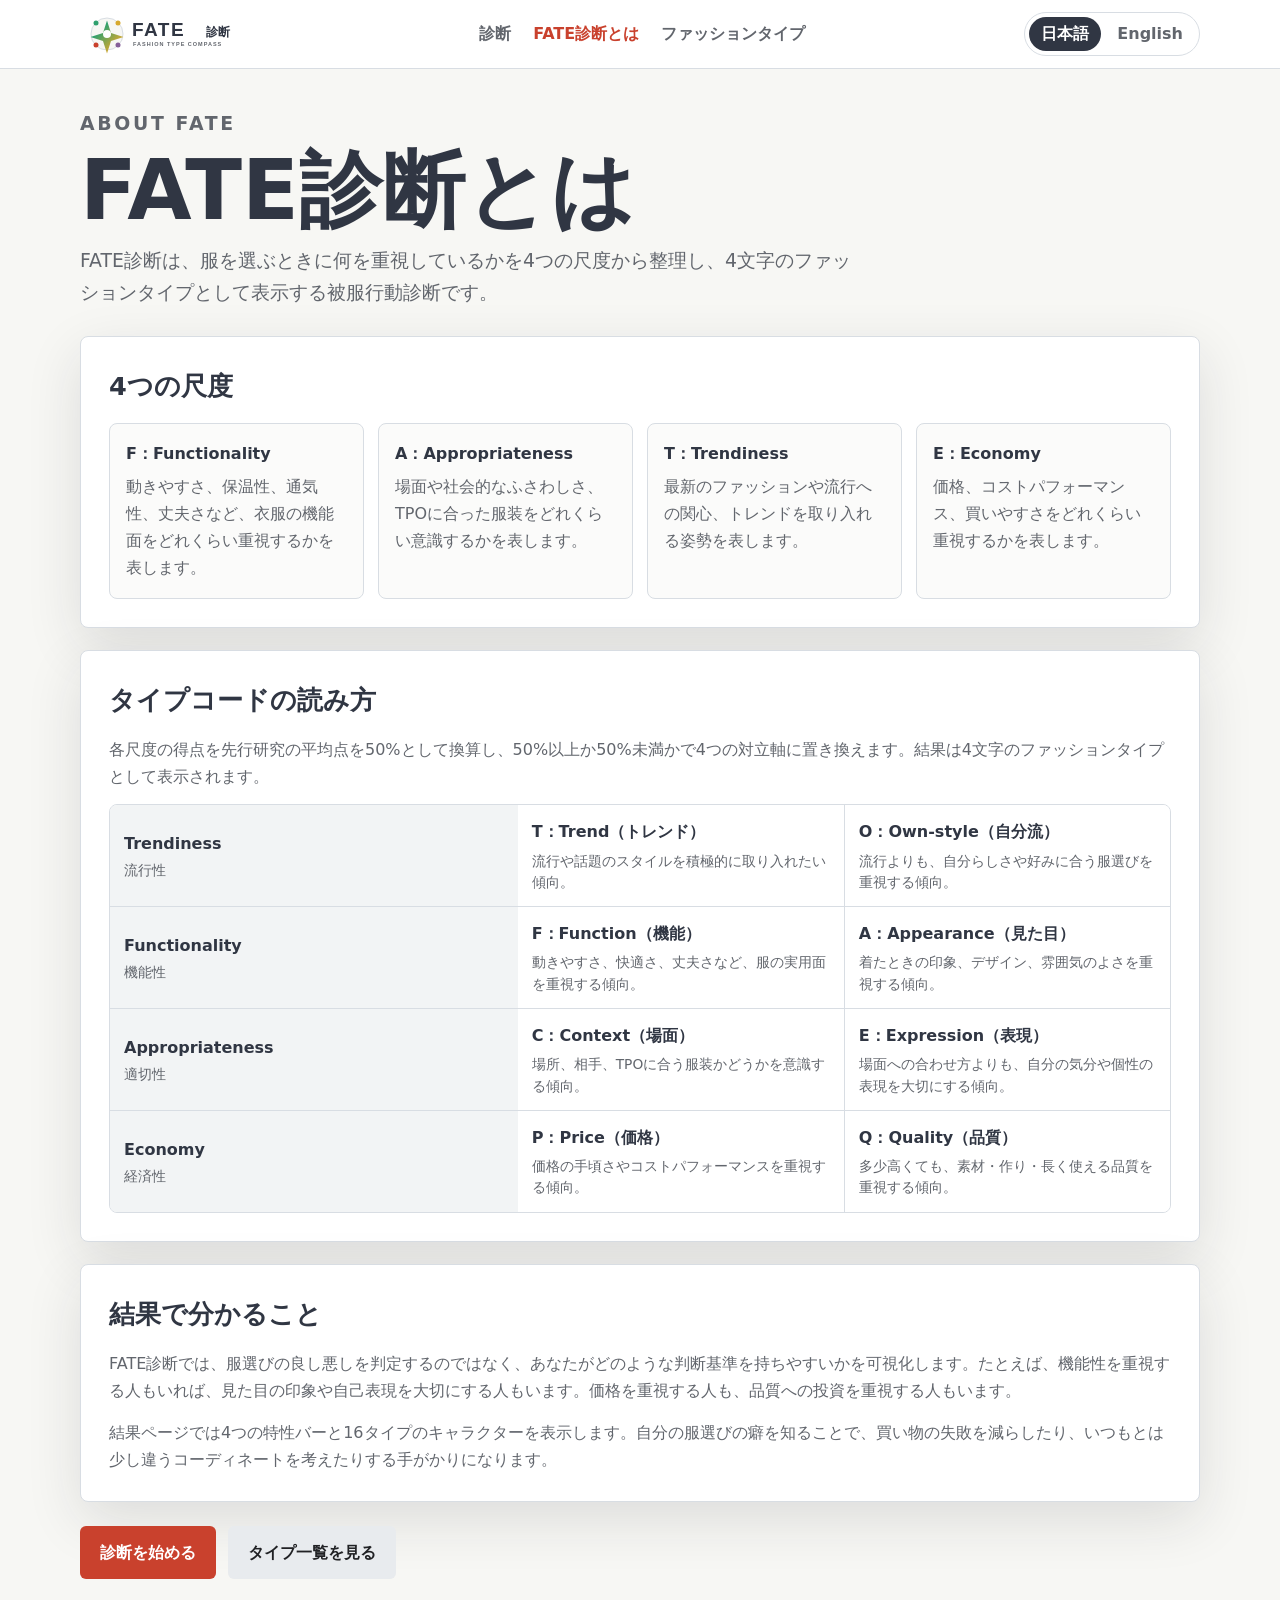
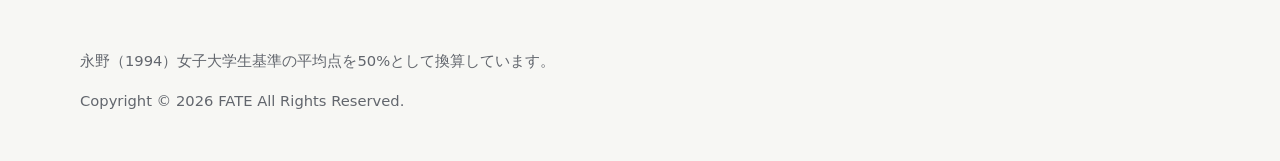
<file: about.html>
<!doctype html>
<html lang="ja">
  <head>
    <meta charset="utf-8" />
    <meta name="viewport" content="width=device-width, initial-scale=1" />
    <title>FATE診断とは | FATE診断</title>
    <link rel="stylesheet" href="styles.css" />
  </head>
  <body>
    <header class="site-header">
      <nav class="site-nav" aria-label="メインナビゲーション">
        <a class="site-nav__brand" href="index.html" aria-label="FATE診断 ホーム">
          <img src="assets/logo/fate-logo.svg" alt="FATE診断" />
        </a>
        <div class="site-nav__links">
          <a href="index.html">診断</a>
          <a href="about.html" aria-current="page">FATE診断とは</a>
          <a href="fashion-types.html">ファッションタイプ</a>
        </div>
        <div class="language-switch" aria-label="Language">
          <button type="button" data-lang-choice="ja">日本語</button>
          <button type="button" data-lang-choice="en">English</button>
        </div>
      </nav>
    </header>

    <main class="type-page">
      <section class="type-page-hero" aria-labelledby="about-title">
        <p class="eyebrow">About FATE</p>
        <h1 id="about-title">FATE診断とは</h1>
        <p>
          FATE診断は、服を選ぶときに何を重視しているかを4つの尺度から整理し、
          4文字のファッションタイプとして表示する被服行動診断です。
        </p>
      </section>

      <section class="panel about-section">
        <h2>4つの尺度</h2>
        <div class="about-grid">
          <article>
            <h3>F：Functionality</h3>
            <p>動きやすさ、保温性、通気性、丈夫さなど、衣服の機能面をどれくらい重視するかを表します。</p>
          </article>
          <article>
            <h3>A：Appropriateness</h3>
            <p>場面や社会的なふさわしさ、TPOに合った服装をどれくらい意識するかを表します。</p>
          </article>
          <article>
            <h3>T：Trendiness</h3>
            <p>最新のファッションや流行への関心、トレンドを取り入れる姿勢を表します。</p>
          </article>
          <article>
            <h3>E：Economy</h3>
            <p>価格、コストパフォーマンス、買いやすさをどれくらい重視するかを表します。</p>
          </article>
        </div>
      </section>

      <section class="panel about-section">
        <h2>タイプコードの読み方</h2>
        <p>
          各尺度の得点を先行研究の平均点を50%として換算し、50%以上か50%未満かで
          4つの対立軸に置き換えます。結果は4文字のファッションタイプとして表示されます。
        </p>
        <div class="axis-table" role="table" aria-label="タイプコードの対応表">
          <div role="row">
            <strong role="cell">
              <span>Trendiness</span>
              <small>流行性</small>
            </strong>
            <span role="cell">
              <b>T：Trend（トレンド）</b>
              <small>流行や話題のスタイルを積極的に取り入れたい傾向。</small>
            </span>
            <span role="cell">
              <b>O：Own-style（自分流）</b>
              <small>流行よりも、自分らしさや好みに合う服選びを重視する傾向。</small>
            </span>
          </div>
          <div role="row">
            <strong role="cell">
              <span>Functionality</span>
              <small>機能性</small>
            </strong>
            <span role="cell">
              <b>F：Function（機能）</b>
              <small>動きやすさ、快適さ、丈夫さなど、服の実用面を重視する傾向。</small>
            </span>
            <span role="cell">
              <b>A：Appearance（見た目）</b>
              <small>着たときの印象、デザイン、雰囲気のよさを重視する傾向。</small>
            </span>
          </div>
          <div role="row">
            <strong role="cell">
              <span>Appropriateness</span>
              <small>適切性</small>
            </strong>
            <span role="cell">
              <b>C：Context（場面）</b>
              <small>場所、相手、TPOに合う服装かどうかを意識する傾向。</small>
            </span>
            <span role="cell">
              <b>E：Expression（表現）</b>
              <small>場面への合わせ方よりも、自分の気分や個性の表現を大切にする傾向。</small>
            </span>
          </div>
          <div role="row">
            <strong role="cell">
              <span>Economy</span>
              <small>経済性</small>
            </strong>
            <span role="cell">
              <b>P：Price（価格）</b>
              <small>価格の手頃さやコストパフォーマンスを重視する傾向。</small>
            </span>
            <span role="cell">
              <b>Q：Quality（品質）</b>
              <small>多少高くても、素材・作り・長く使える品質を重視する傾向。</small>
            </span>
          </div>
        </div>
      </section>

      <section class="panel about-section">
        <h2>結果で分かること</h2>
        <p>
          FATE診断では、服選びの良し悪しを判定するのではなく、あなたがどのような判断基準を
          持ちやすいかを可視化します。たとえば、機能性を重視する人もいれば、見た目の印象や
          自己表現を大切にする人もいます。価格を重視する人も、品質への投資を重視する人もいます。
        </p>
        <p>
          結果ページでは4つの特性バーと16タイプのキャラクターを表示します。
          自分の服選びの癖を知ることで、買い物の失敗を減らしたり、いつもとは少し違う
          コーディネートを考えたりする手がかりになります。
        </p>
      </section>

      <div class="about-actions">
        <a class="primary" href="index.html">診断を始める</a>
        <a class="secondary" href="fashion-types.html">タイプ一覧を見る</a>
      </div>
    </main>

    <footer>
      <p>永野（1994）女子大学生基準の平均点を50%として換算しています。</p>
      <p>Copyright © 2026 FATE All Rights Reserved.</p>
    </footer>
    <script src="about.js"></script>
  </body>
</html>
</file>
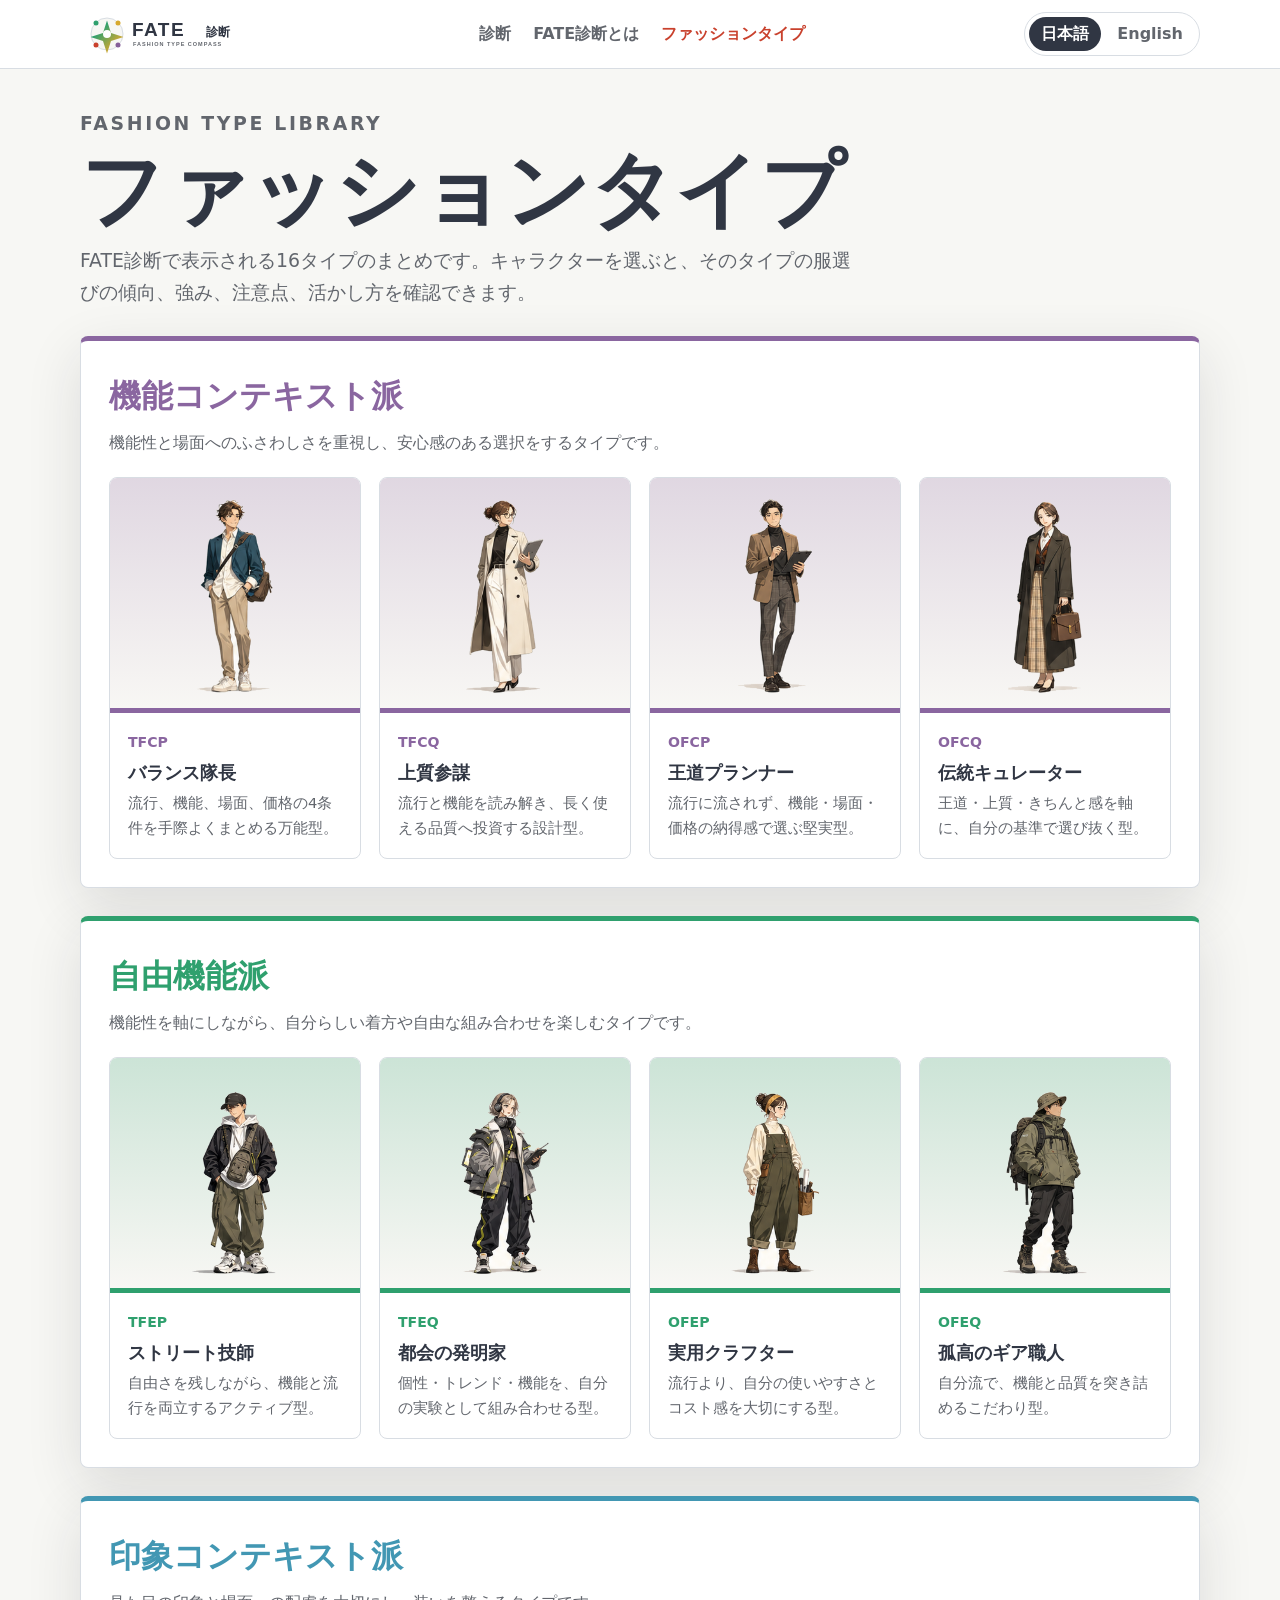
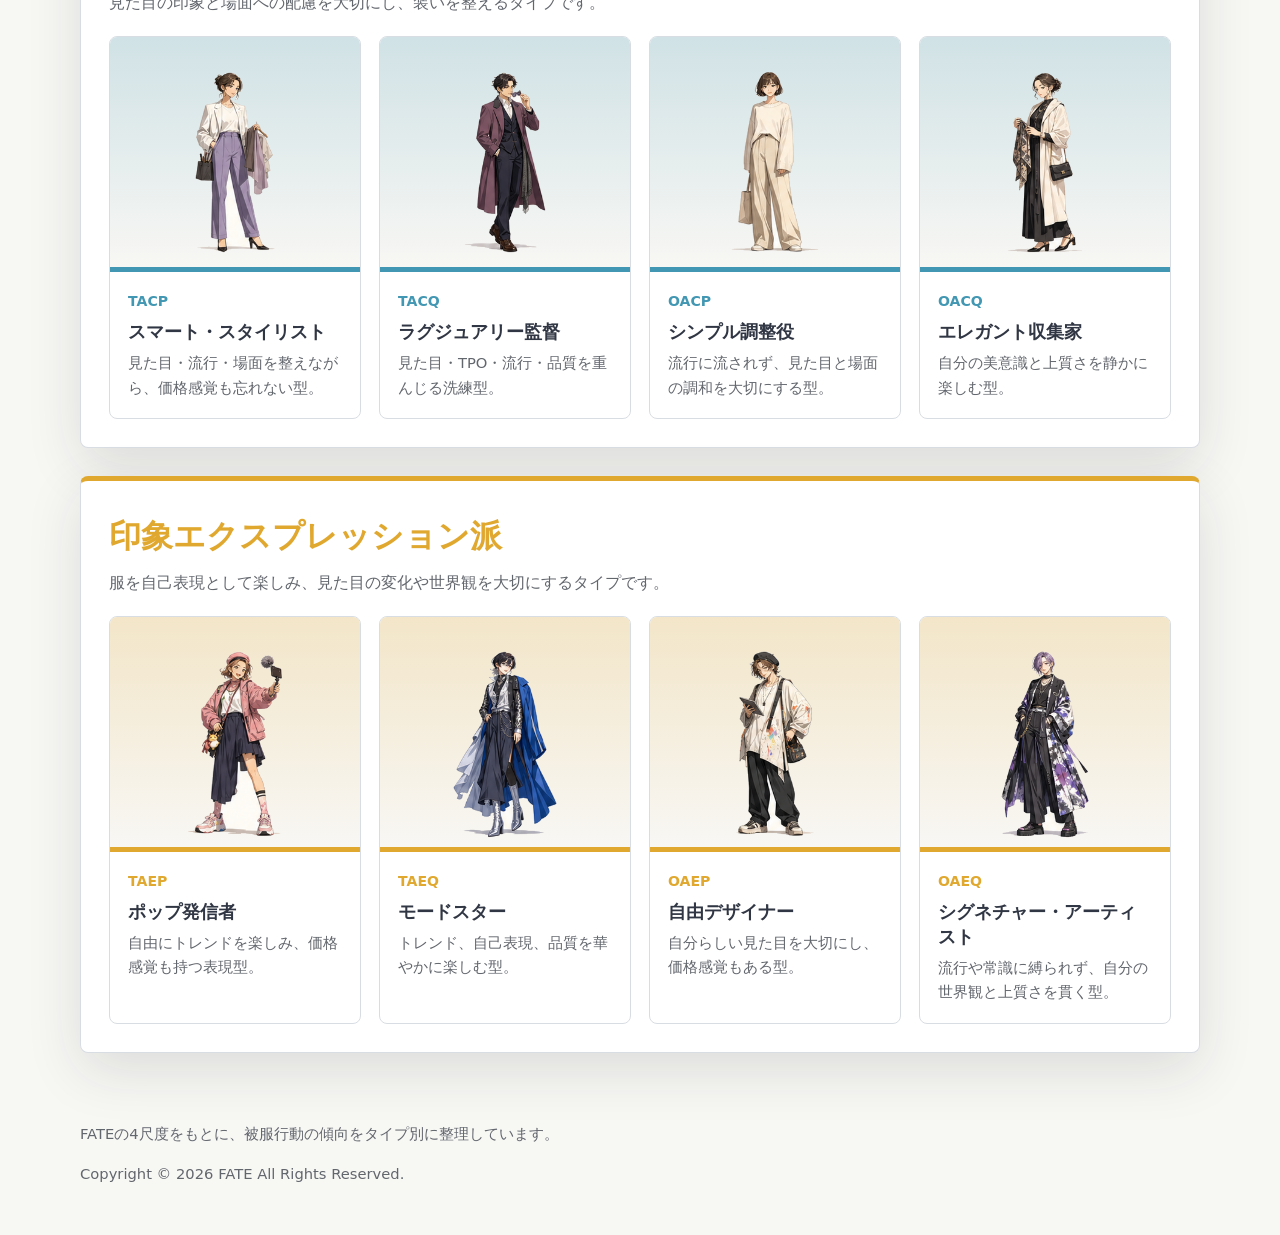
<file: fashion-types.html>
<!doctype html>
<html lang="ja">
  <head>
    <meta charset="utf-8" />
    <meta name="viewport" content="width=device-width, initial-scale=1" />
    <title>ファッションタイプ | FATE診断</title>
    <link rel="stylesheet" href="styles.css" />
  </head>
  <body>
    <header class="site-header">
      <nav class="site-nav" aria-label="メインナビゲーション">
        <a class="site-nav__brand" href="index.html" aria-label="FATE診断 ホーム">
          <img src="assets/logo/fate-logo.svg" alt="FATE診断" />
        </a>
        <div class="site-nav__links">
          <a href="index.html">診断</a>
          <a href="about.html">FATE診断とは</a>
          <a href="fashion-types.html" aria-current="page">ファッションタイプ</a>
        </div>
        <div class="language-switch" aria-label="Language">
          <button type="button" data-lang-choice="ja">日本語</button>
          <button type="button" data-lang-choice="en">English</button>
        </div>
      </nav>
    </header>

    <main class="type-page">
      <section class="type-page-hero" aria-labelledby="type-page-title">
        <p class="eyebrow">Fashion Type Library</p>
        <h1 id="type-page-title">ファッションタイプ</h1>
        <p>
          FATE診断で表示される16タイプのまとめです。キャラクターを選ぶと、
          そのタイプの服選びの傾向、強み、注意点、活かし方を確認できます。
        </p>
      </section>

      <div id="type-category-list" class="type-category-list"></div>
    </main>

    <footer>
      <p>FATEの4尺度をもとに、被服行動の傾向をタイプ別に整理しています。</p>
      <p>Copyright © 2026 FATE All Rights Reserved.</p>
    </footer>

    <script src="type-data.js?v=20260522"></script>
    <script src="fashion-types.js?v=20260522"></script>
  </body>
</html>
</file>
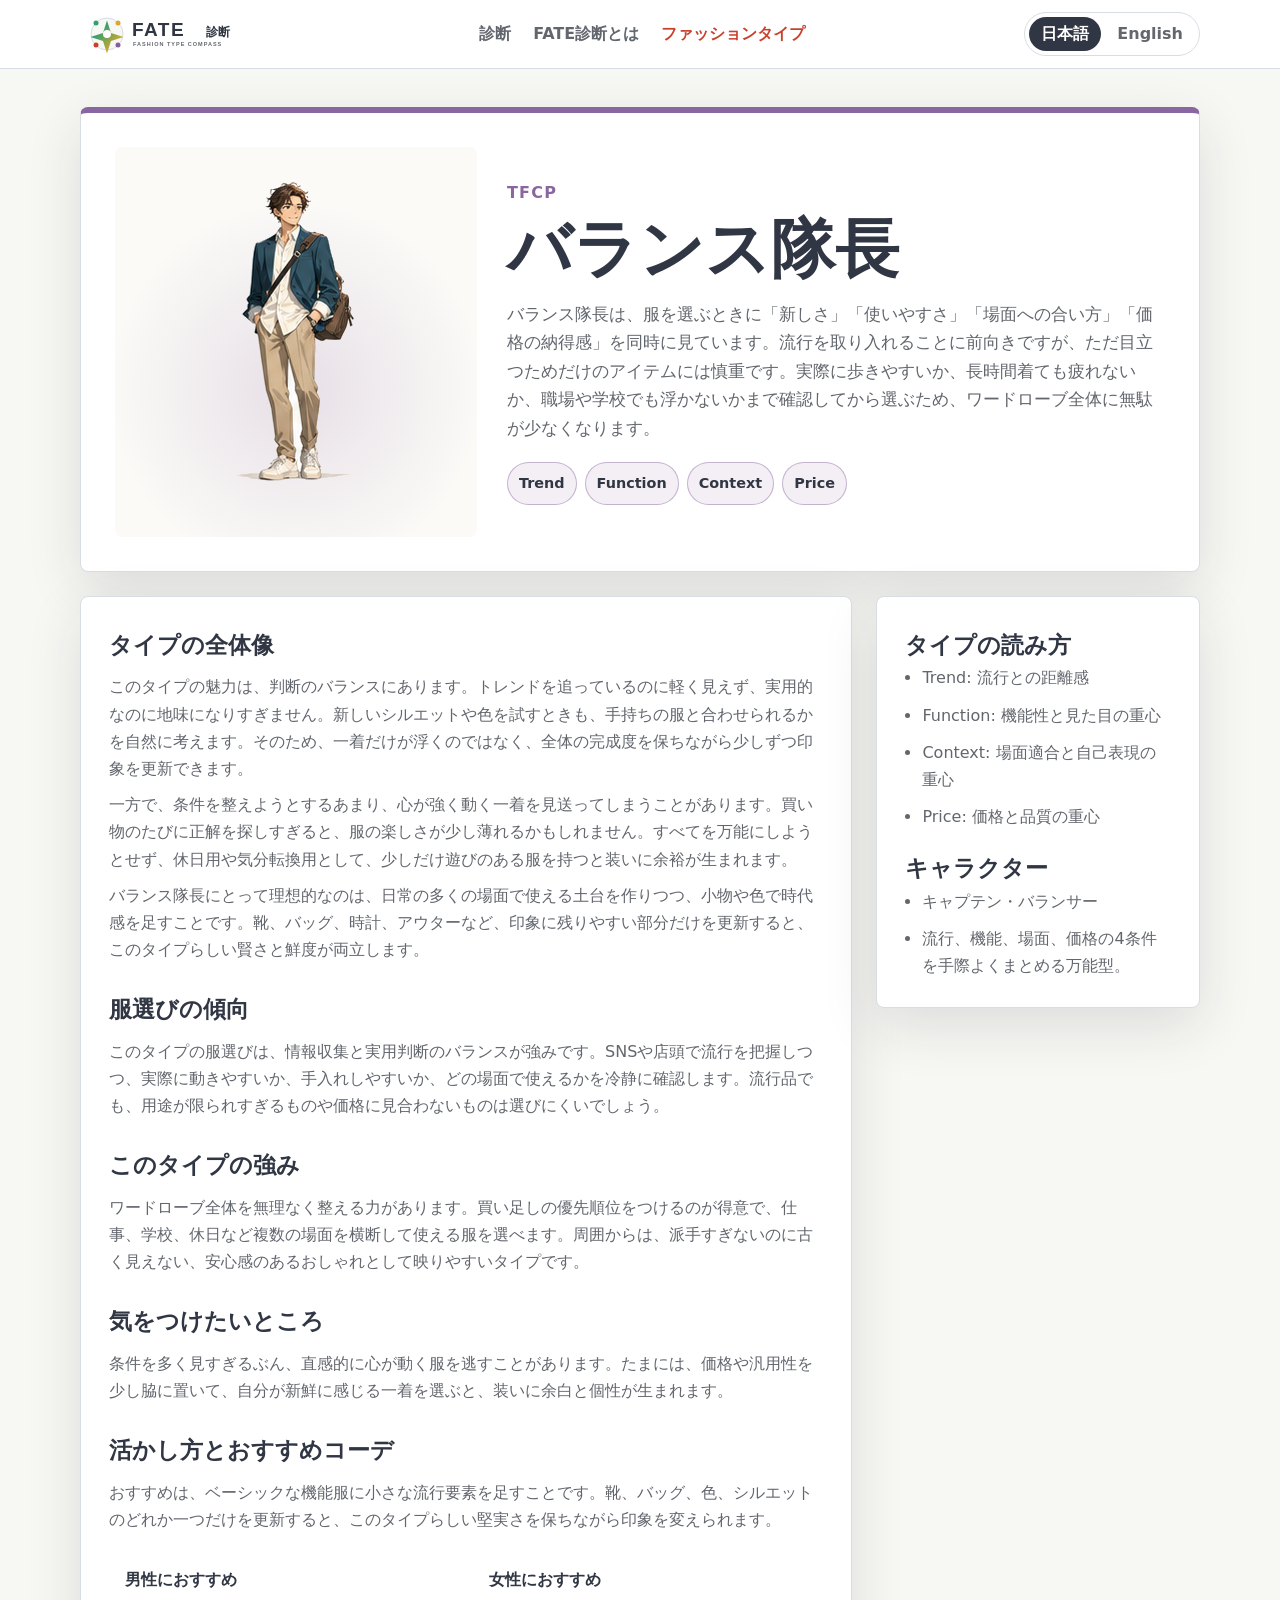
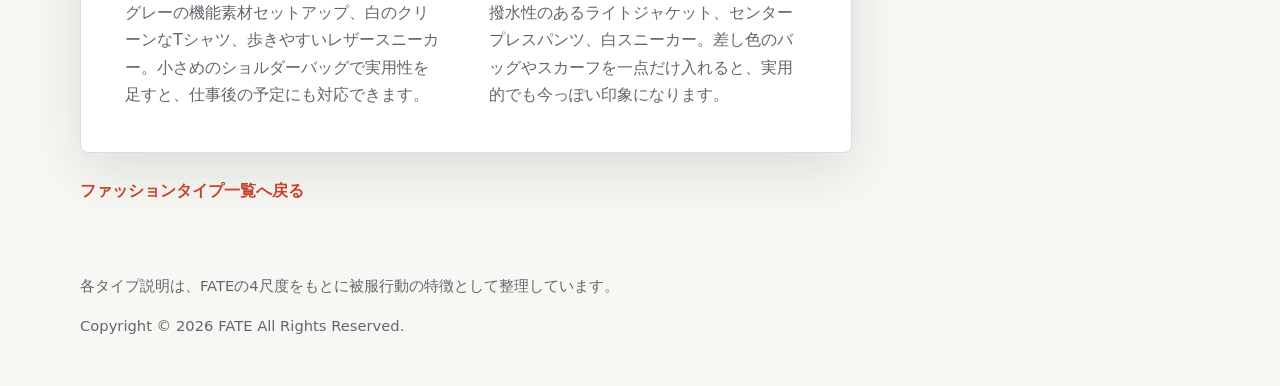
<file: type-detail.html>
<!doctype html>
<html lang="ja">
  <head>
    <meta charset="utf-8" />
    <meta name="viewport" content="width=device-width, initial-scale=1" />
    <title>タイプ詳細 | FATE診断</title>
    <link rel="stylesheet" href="styles.css" />
  </head>
  <body>
    <header class="site-header">
      <nav class="site-nav" aria-label="メインナビゲーション">
        <a class="site-nav__brand" href="index.html" aria-label="FATE診断 ホーム">
          <img src="assets/logo/fate-logo.svg" alt="FATE診断" />
        </a>
        <div class="site-nav__links">
          <a href="index.html">診断</a>
          <a href="about.html">FATE診断とは</a>
          <a href="fashion-types.html" aria-current="page">ファッションタイプ</a>
        </div>
        <div class="language-switch" aria-label="Language">
          <button type="button" data-lang-choice="ja">日本語</button>
          <button type="button" data-lang-choice="en">English</button>
        </div>
      </nav>
    </header>

    <main class="type-page">
      <section id="type-detail"></section>
    </main>

    <footer>
      <p>各タイプ説明は、FATEの4尺度をもとに被服行動の特徴として整理しています。</p>
      <p>Copyright © 2026 FATE All Rights Reserved.</p>
    </footer>

    <script src="type-data.js?v=20260521"></script>
    <script src="type-detail-content.js?v=20260521"></script>
    <script src="type-detail.js?v=20260521"></script>
  </body>
</html>
</file>
<file: styles.css>
:root {
  color-scheme: light;
  --ink: #202124;
  --muted: #62666d;
  --line: #d8dde3;
  --paper: #f7f7f4;
  --panel: #ffffff;
  --accent: #c9412d;
  --accent-2: #2fa06e;
  --accent-3: #d7a92f;
  --disagree: #855f99;
  --neutral: #9aa0aa;
  --shadow: 0 18px 55px rgba(31, 35, 40, 0.12);
}

* {
  box-sizing: border-box;
}

html {
  scroll-behavior: smooth;
}

body {
  margin: 0;
  background: var(--paper);
  color: var(--ink);
  font-family:
    "Hiragino Sans", "Yu Gothic", "Yu Gothic UI", system-ui, -apple-system,
    BlinkMacSystemFont, "Segoe UI", sans-serif;
  line-height: 1.7;
}

button,
input,
select {
  font: inherit;
}

button,
input,
select,
label {
  -webkit-tap-highlight-color: transparent;
}

.hero {
  min-height: 46vh;
  display: grid;
  align-items: end;
  background:
    linear-gradient(110deg, rgba(32, 33, 36, 0.88), rgba(32, 33, 36, 0.4)),
    url("data:image/svg+xml,%3Csvg xmlns='http://www.w3.org/2000/svg' width='1600' height='900' viewBox='0 0 1600 900'%3E%3Crect width='1600' height='900' fill='%23d9d4ca'/%3E%3Cg opacity='.92'%3E%3Cpath d='M0 640 C210 570 330 720 520 626 C720 528 775 422 1010 492 C1218 554 1320 440 1600 338 L1600 900 L0 900 Z' fill='%23146c74'/%3E%3Cpath d='M0 356 C225 324 280 208 468 244 C658 280 734 384 928 312 C1124 240 1330 166 1600 214 L1600 0 L0 0 Z' fill='%23c9412d'/%3E%3Cpath d='M318 120 L526 786 L470 804 L262 138 Z' fill='%23f4efe7' opacity='.75'/%3E%3Cpath d='M1154 86 L1030 802 L970 792 L1094 76 Z' fill='%23f4efe7' opacity='.74'/%3E%3Ccircle cx='812' cy='448' r='178' fill='%23d7a92f' opacity='.78'/%3E%3Cpath d='M660 448 C706 372 756 336 816 336 C876 336 926 372 972 448 C926 524 876 560 816 560 C756 560 706 524 660 448 Z' fill='%23f7f7f4' opacity='.84'/%3E%3C/g%3E%3C/svg%3E");
  background-size: cover;
  background-position: center;
  color: #fff;
}

.hero__inner,
main,
footer {
  width: min(1120px, calc(100% - 32px));
  margin: 0 auto;
}

.hero__inner {
  padding: 72px 0 48px;
}

.eyebrow {
  margin: 0 0 8px;
  font-size: 0.78rem;
  font-weight: 800;
  letter-spacing: 0.14em;
  text-transform: uppercase;
}

h1,
h2,
h3,
p {
  overflow-wrap: anywhere;
}

h1 {
  margin: 0;
  max-width: 980px;
  font-size: clamp(3rem, 10vw, 7rem);
  line-height: 0.98;
  letter-spacing: 0;
}

html[lang="ja"] .hero h1 {
  max-width: 1040px;
  font-size: clamp(2.6rem, 7vw, 5.4rem);
  line-height: 1.08;
}

html[lang="en"] h1 {
  max-width: 780px;
  font-size: clamp(3rem, 7.6vw, 6rem);
  line-height: 1;
}

.lead {
  max-width: 680px;
  margin: 18px 0 24px;
  font-size: clamp(1rem, 2.4vw, 1.25rem);
}

.hero__meta {
  display: flex;
  flex-wrap: wrap;
  gap: 10px;
}

.hero__meta span {
  border: 1px solid rgba(255, 255, 255, 0.46);
  padding: 7px 12px;
  background: rgba(255, 255, 255, 0.1);
  font-weight: 700;
}

.hero__meta span:nth-child(2) {
  background: rgba(255, 255, 255, 0.18);
}

main {
  padding: 26px 0 54px;
}

.site-header {
  position: sticky;
  top: 0;
  z-index: 10;
  background: rgba(255, 255, 255, 0.94);
  border-bottom: 1px solid var(--line);
  backdrop-filter: blur(14px);
}

.site-nav {
  display: flex;
  align-items: center;
  justify-content: space-between;
  gap: 18px;
  width: min(1120px, calc(100% - 32px));
  min-height: 68px;
  margin: 0 auto;
}

.site-nav a {
  color: #303643;
  text-decoration: none;
}

.site-nav__brand {
  display: inline-flex;
  align-items: center;
  flex: 0 0 auto;
}

.site-nav__brand img {
  display: block;
  width: 180px;
  height: auto;
}

.site-nav__links {
  display: flex;
  flex-wrap: wrap;
  gap: 6px 22px;
  align-items: center;
}

.site-nav__links a {
  padding: 8px 0;
  color: var(--muted);
  font-weight: 650;
}

.site-nav__links a[aria-current="page"],
.site-nav__links a:hover {
  color: var(--accent);
}

.language-switch {
  display: inline-flex;
  gap: 4px;
  padding: 4px;
  border: 1px solid var(--line);
  border-radius: 999px;
  background: #fff;
}

.language-switch button {
  min-height: 34px;
  border: 0;
  border-radius: 999px;
  padding: 0 12px;
  background: transparent;
  color: var(--muted);
  cursor: pointer;
  font-weight: 800;
}

.language-switch button.is-active {
  background: #303643;
  color: #fff;
}

.panel,
.question-card,
.result {
  background: var(--panel);
  border: 1px solid var(--line);
  border-radius: 8px;
  box-shadow: var(--shadow);
}

.contact-step {
  width: min(60vw, 720px);
  margin: 24px auto 0;
  padding: 30px;
}

.contact-step h2 {
  margin: 0 0 8px;
  font-size: clamp(1.5rem, 2.8vw, 2.1rem);
}

.contact-step__copy {
  margin: 0;
  color: var(--muted);
}

.contact-form {
  display: grid;
  gap: 16px;
  margin-top: 22px;
}

.contact-form label {
  display: grid;
  gap: 6px;
  font-weight: 650;
}

.contact-form input,
.contact-form select,
.free-text-field textarea {
  width: 100%;
  min-height: 48px;
  border: 1px solid var(--line);
  border-radius: 6px;
  padding: 10px 12px;
  background: #fff;
  color: var(--ink);
}

.contact-form input:focus,
.contact-form select:focus,
.free-text-field textarea:focus {
  border-color: var(--accent-2);
  outline: 3px solid rgba(47, 160, 110, 0.2);
}

.handedness-field {
  display: flex;
  flex-wrap: wrap;
  gap: 12px 20px;
  margin: 0;
  padding: 14px;
  border: 1px solid var(--line);
  border-radius: 6px;
}

.handedness-field legend {
  padding: 0 6px;
  color: var(--ink);
  font-weight: 650;
}

.handedness-field label,
.consent-field {
  display: inline-flex;
  align-items: center;
  gap: 8px;
}

.handedness-field input,
.consent-field input {
  width: auto;
  min-height: auto;
}

.consent-field {
  padding: 13px 14px;
  border: 1px solid var(--line);
  border-radius: 6px;
  background: #fbfbfa;
  font-weight: 600;
}

.primary:disabled {
  cursor: not-allowed;
  opacity: 0.48;
}

.form-actions {
  display: flex;
  flex-wrap: wrap;
  gap: 12px;
  justify-content: flex-end;
}

.intro {
  display: grid;
  grid-template-columns: minmax(0, 1fr) minmax(360px, 0.92fr);
  gap: 28px;
  padding: 26px;
}

.intro h2,
.result h2 {
  margin: 0 0 8px;
}

.intro p {
  margin: 0;
  color: var(--muted);
}

.response-preview {
  display: grid;
  grid-template-columns: max-content minmax(240px, 1fr) max-content;
  gap: clamp(8px, 1.1vw, 14px);
  align-items: center;
  color: var(--muted);
  font-weight: 850;
  min-width: 0;
}

.response-preview > span:first-child {
  color: var(--accent-2);
}

.response-preview > span:last-child {
  color: var(--disagree);
}

.preview-dots {
  display: flex;
  align-items: center;
  justify-content: space-between;
  gap: clamp(6px, 0.8vw, 12px);
  min-width: 0;
}

.preview-dots i {
  display: block;
  flex: 0 0 auto;
  width: clamp(16px, 1.7vw, 22px);
  height: clamp(16px, 1.7vw, 22px);
  border: 3px solid var(--neutral);
  border-radius: 50%;
}

.preview-dots i:nth-child(1),
.preview-dots i:nth-child(7) {
  width: clamp(30px, 3.3vw, 42px);
  height: clamp(30px, 3.3vw, 42px);
}

.preview-dots i:nth-child(2),
.preview-dots i:nth-child(6) {
  width: clamp(24px, 2.7vw, 34px);
  height: clamp(24px, 2.7vw, 34px);
}

.preview-dots i:nth-child(3),
.preview-dots i:nth-child(5) {
  width: clamp(20px, 2.2vw, 28px);
  height: clamp(20px, 2.2vw, 28px);
}

.preview-dots i:nth-child(-n + 3) {
  border-color: var(--accent-2);
}

.preview-dots i:nth-child(n + 5) {
  border-color: var(--disagree);
}

.quiz {
  display: grid;
  gap: 22px;
  margin-top: 22px;
}

.photo-section {
  width: min(60vw, 900px);
  justify-self: center;
  overflow: hidden;
  background: var(--panel);
  border: 1px solid var(--line);
  border-radius: 8px;
  box-shadow: var(--shadow);
}

.photo-section__image {
  display: block;
  width: 100%;
  aspect-ratio: 3 / 2;
  object-fit: contain;
  background: #ece7dd;
}

.photo-section__body {
  padding: 22px 28px;
}

.photo-section__body h2 {
  margin: 0;
  color: #2d3340;
  font-size: clamp(1.25rem, 2vw, 1.65rem);
  line-height: 1.35;
}

.photo-section__body p {
  margin: 6px 0 0;
  color: var(--muted);
}

.question-card {
  width: min(60vw, 900px);
  justify-self: center;
  padding: 34px 32px 28px;
}

.question-head {
  display: block;
  padding: 0;
  border: 0;
}

.question-card p {
  margin: 0;
  color: #2d3340;
  max-width: 100%;
  font-size: clamp(0.98rem, 1.12vw, 1.18rem);
  font-weight: 500;
  line-height: 1.65;
  overflow-wrap: anywhere;
  word-break: normal;
}

.free-text-card {
  padding-bottom: 34px;
}

.free-text-field {
  display: grid;
  gap: 14px;
}

.free-text-field span {
  color: #2d3340;
  font-size: clamp(0.98rem, 1.12vw, 1.18rem);
  font-weight: 500;
  line-height: 1.65;
}

.free-text-field textarea {
  min-height: 150px;
  resize: vertical;
  font: inherit;
  line-height: 1.7;
}

.choices {
  display: grid;
  grid-template-columns: max-content repeat(7, minmax(34px, 1fr)) max-content;
  gap: 12px;
  align-items: center;
  margin-top: 24px;
}

.choice-label {
  font-size: clamp(0.82rem, 0.95vw, 0.98rem);
  font-weight: 500;
  white-space: nowrap;
}

.choice-label--agree {
  color: var(--accent-2);
}

.choice-label--disagree {
  color: var(--disagree);
}

.choice {
  position: relative;
  display: grid;
  place-items: center;
  min-height: 62px;
}

.choice input {
  position: absolute;
  inset: 0;
  opacity: 0;
  cursor: pointer;
}

.choice span {
  display: grid;
  place-items: center;
  width: var(--size);
  height: var(--size);
  border: 4px solid var(--color);
  border-radius: 50%;
  background: #fff;
  transition:
    background 0.16s ease,
    border-color 0.16s ease,
    box-shadow 0.16s ease,
    transform 0.16s ease;
}

.choice input:focus-visible + span {
  outline: 3px solid color-mix(in srgb, var(--color), transparent 64%);
  outline-offset: 2px;
}

.choice input:checked + span {
  background: var(--color);
  box-shadow: inset 0 0 0 10px #fff;
  transform: scale(1.04);
}

.actions {
  position: sticky;
  bottom: 0;
  display: flex;
  justify-content: center;
  gap: 12px;
  padding: 18px 0;
  background: linear-gradient(rgba(247, 247, 244, 0), var(--paper) 28%);
  z-index: 2;
}

.primary,
.secondary {
  border: 0;
  border-radius: 6px;
  padding: 13px 20px;
  min-height: 48px;
  cursor: pointer;
  font-weight: 850;
}

.primary {
  background: var(--accent);
  color: #fff;
}

.secondary {
  background: #e8ebee;
  color: var(--ink);
}

.primary:hover,
.secondary:hover {
  filter: brightness(0.97);
}

.form-error {
  display: none;
  padding: 12px 14px;
  border: 1px solid #f0b7ab;
  border-radius: 6px;
  background: #fff2ef;
  color: #9a2c1d;
  font-weight: 750;
}

.form-error.is-visible {
  display: block;
}

.result {
  margin-top: 26px;
  padding: 0;
  background: transparent;
  border: 0;
  box-shadow: none;
}

.profile-hero {
  margin-bottom: 22px;
}

.profile-hero h2 {
  margin: 0;
  color: #303643;
  font-size: clamp(2.8rem, 7vw, 5.2rem);
  line-height: 1.02;
  letter-spacing: 0;
}

.profile-hero p {
  margin: 14px 0 0;
  color: var(--muted);
  font-size: clamp(1rem, 2vw, 1.25rem);
}

.profile-layout {
  display: grid;
  grid-template-columns: minmax(260px, 0.72fr) minmax(420px, 1.55fr);
  gap: 24px;
  align-items: stretch;
}

.type-card,
.traits-panel {
  overflow: hidden;
  background: #fff;
  border: 1px solid var(--line);
  border-radius: 8px;
  box-shadow: var(--shadow);
}

.type-card {
  display: grid;
  grid-template-rows: auto auto minmax(360px, 1fr) auto auto auto auto;
  min-height: 520px;
  padding: 24px 0 30px;
  border-top: 5px solid var(--disagree);
  text-align: center;
  background:
    linear-gradient(176deg, rgba(133, 95, 153, 0.12) 0 38%, transparent 38%),
    #fff;
}

.type-card__label {
  margin: 0;
  padding: 0 26px;
  color: var(--muted);
  font-weight: 500;
}

.type-card h3 {
  margin: 4px 0 14px;
  padding: 0 24px;
  color: #303643;
  font-size: clamp(1.18rem, 2vw, 1.55rem);
  line-height: 1.35;
  overflow-wrap: anywhere;
}

.type-card h3 small {
  font-size: 0.85em;
  font-weight: 700;
}

.avatar {
  display: grid;
  place-items: center;
  width: 100%;
  height: 390px;
  margin: 0 auto 18px;
  background: transparent;
}

.avatar img {
  display: block;
  max-width: min(100%, 330px);
  max-height: 100%;
  width: auto;
  height: auto;
  object-fit: contain;
}

.character-name {
  margin: 0 0 14px;
  padding: 0 26px;
  color: #303643;
  font-weight: 800;
}

.type-copy {
  margin: 0;
  padding: 0 28px;
  text-align: left;
  color: var(--muted);
  font-size: 1rem;
  line-height: 1.75;
}

.type-snapshot {
  display: grid;
  gap: 12px;
  margin: 18px 26px 0;
  padding: 16px;
  border: 1px solid rgba(133, 95, 153, 0.18);
  border-radius: 8px;
  background: rgba(255, 255, 255, 0.78);
  text-align: left;
}

.type-snapshot h4 {
  margin: 0 0 8px;
  color: #303643;
  font-size: 0.95rem;
}

.type-snapshot ul {
  display: grid;
  gap: 5px;
  margin: 0;
  padding-left: 1.2em;
  color: var(--muted);
  font-size: 0.92rem;
  line-height: 1.55;
}

.type-snapshot__pair {
  display: grid;
  gap: 3px;
  padding-top: 10px;
  border-top: 1px solid rgba(133, 95, 153, 0.14);
}

.type-snapshot__pair span {
  color: #8a66a0;
  font-size: 0.78rem;
  font-weight: 800;
}

.type-snapshot__pair strong {
  color: #303643;
  font-size: 0.92rem;
  line-height: 1.55;
}

.type-detail-button {
  display: inline-flex;
  align-items: center;
  justify-content: center;
  justify-self: center;
  min-height: 46px;
  margin: 20px 28px 0;
  padding: 0 28px;
  border-radius: 999px;
  background: #303643;
  color: #fff;
  font-size: 0.98rem;
  font-weight: 700;
  text-decoration: none;
  box-shadow: 0 10px 20px rgba(48, 54, 67, 0.16);
  transition:
    transform 160ms ease,
    background 160ms ease,
    box-shadow 160ms ease;
}

.type-detail-button:hover {
  background: var(--disagree);
  box-shadow: 0 14px 24px rgba(133, 95, 153, 0.22);
  transform: translateY(-1px);
}

.traits-panel {
  display: grid;
  grid-template-rows: auto 1fr auto;
}

.traits-panel__head {
  display: flex;
  align-items: center;
  min-height: 62px;
  padding: 0 26px;
  border-bottom: 1px solid #edf0f2;
}

.traits-panel__head h3 {
  margin: 0;
  color: #303643;
  font-size: 1.25rem;
}

.trait-list {
  display: grid;
  align-content: center;
  gap: 42px;
  padding: 42px 34px;
}

.trait-row {
  display: grid;
  gap: 7px;
}

.trait-row__score {
  width: max-content;
  margin-left: clamp(0px, calc(var(--marker) - 8%), 86%);
  color: #303643;
  font-weight: 800;
  transform: translateX(-50%);
  white-space: nowrap;
}

.trait-row__score span {
  color: var(--trait-color);
}

.trait-row__score button {
  width: 26px;
  height: 26px;
  margin-left: 5px;
  border: 0;
  border-radius: 50%;
  background: #bdc2cb;
  color: #fff;
  cursor: help;
  font-weight: 800;
}

.trait-bar {
  position: relative;
  height: 13px;
  border-radius: 999px;
  background: var(--trait-color);
}

.trait-bar span {
  position: absolute;
  top: 50%;
  left: var(--marker);
  width: 20px;
  height: 20px;
  border: 4px solid #fff;
  border-radius: 50%;
  background: var(--trait-color);
  box-shadow: 0 2px 8px rgba(31, 35, 40, 0.2);
  transform: translate(-50%, -50%);
}

.trait-row__labels,
.result-date {
  display: flex;
  justify-content: space-between;
  gap: 12px;
  color: #9aa0aa;
  font-weight: 600;
}

.result-date {
  padding: 20px 26px;
  border-top: 1px solid #edf0f2;
  justify-content: flex-start;
}

.share-callout {
  display: flex;
  flex-wrap: wrap;
  align-items: center;
  justify-content: center;
  gap: 10px 14px;
  width: min(760px, 100%);
  margin: 24px auto 0;
  padding: 18px 24px;
  border: 1px solid rgba(95, 159, 186, 0.28);
  border-radius: 8px;
  background: linear-gradient(135deg, rgba(95, 159, 186, 0.12), rgba(133, 95, 153, 0.12));
  color: #303643;
  text-align: center;
  box-shadow: var(--shadow);
}

.share-callout p {
  margin: 0;
  font-size: clamp(1rem, 1.8vw, 1.22rem);
  font-weight: 800;
}

.share-callout strong {
  color: var(--disagree);
  font-size: clamp(1.08rem, 2vw, 1.35rem);
  font-weight: 900;
}

.share-copy-button {
  min-height: 42px;
  border: 0;
  border-radius: 999px;
  padding: 0 20px;
  background: #303643;
  color: #fff;
  cursor: pointer;
  font-weight: 800;
}

.share-copy-button:hover {
  background: var(--disagree);
}

.share-copy-status {
  min-width: 7em;
  color: var(--accent);
  font-size: 0.9rem;
  font-weight: 800;
}

footer {
  padding: 0 0 34px;
  color: var(--muted);
  font-size: 0.92rem;
}

.type-page {
  padding-top: 38px;
}

.type-page-hero {
  display: grid;
  gap: 10px;
  margin: 0 0 28px;
}

.type-page-hero h1 {
  color: #303643;
  font-size: clamp(2.6rem, 7vw, 5.2rem);
  line-height: 1.02;
}

.type-page-hero p {
  max-width: 780px;
  margin: 0;
  color: var(--muted);
  font-size: clamp(1rem, 2vw, 1.18rem);
}

.type-category-list {
  display: grid;
  gap: 28px;
}

.type-category {
  padding: 28px;
  border-top: 5px solid var(--type-color);
}

.type-category h2 {
  margin: 0;
  color: var(--type-color);
  font-size: clamp(1.4rem, 3vw, 2rem);
}

.type-category__copy {
  max-width: 780px;
  margin: 6px 0 20px;
  color: var(--muted);
}

.type-grid {
  display: grid;
  grid-template-columns: repeat(4, minmax(0, 1fr));
  gap: 18px;
}

.fashion-type-card {
  display: grid;
  grid-template-rows: 230px auto;
  overflow: hidden;
  min-height: 370px;
  color: #303643;
  text-decoration: none;
  background: #fff;
  border: 1px solid var(--line);
  border-radius: 8px;
  transition:
    transform 0.18s ease,
    box-shadow 0.18s ease;
}

.fashion-type-card:hover {
  box-shadow: 0 20px 50px rgba(31, 35, 40, 0.16);
  transform: translateY(-3px);
}

.fashion-type-card__visual {
  display: grid;
  place-items: end center;
  padding: 18px 16px 0;
  background:
    linear-gradient(180deg, color-mix(in srgb, var(--type-color), transparent 78%), transparent),
    #f8f7f4;
}

.fashion-type-card__visual img {
  width: auto;
  max-width: 100%;
  max-height: 210px;
  object-fit: contain;
}

.fashion-type-card__body {
  display: grid;
  align-content: start;
  gap: 6px;
  padding: 18px;
  border-top: 5px solid var(--type-color);
}

.fashion-type-card__body h3 {
  margin: 0;
  font-size: 1.15rem;
  line-height: 1.35;
}

.fashion-type-card__body small {
  color: var(--type-color);
  font-size: 0.88rem;
  font-weight: 850;
}

.fashion-type-card__body p {
  margin: 0;
  color: var(--muted);
  font-size: 0.92rem;
  line-height: 1.65;
}

.type-detail-hero {
  display: grid;
  grid-template-columns: minmax(260px, 0.55fr) minmax(0, 1fr);
  gap: 30px;
  align-items: center;
  padding: 34px;
  border-top: 6px solid var(--type-color);
}

.type-detail-visual {
  display: grid;
  place-items: center;
  min-height: 390px;
  background:
    radial-gradient(circle at 50% 62%, color-mix(in srgb, var(--type-color), transparent 82%), transparent 62%),
    #fbfaf7;
  border-radius: 8px;
}

.type-detail-visual img {
  max-width: min(100%, 330px);
  max-height: 380px;
  object-fit: contain;
}

.type-detail-copy h1 {
  margin: 0;
  color: #303643;
  font-size: clamp(2.2rem, 5vw, 4.2rem);
  line-height: 1.05;
}

.type-detail-copy .type-code {
  display: inline-block;
  margin-bottom: 10px;
  color: var(--type-color);
  font-weight: 850;
  letter-spacing: 0.08em;
}

.type-detail-copy p {
  margin: 16px 0 0;
  color: var(--muted);
  font-size: 1.05rem;
}

.type-axis-chips {
  display: flex;
  flex-wrap: wrap;
  gap: 8px;
  margin-top: 20px;
}

.type-axis-chips span {
  padding: 8px 11px;
  border: 1px solid color-mix(in srgb, var(--type-color), transparent 55%);
  border-radius: 999px;
  color: #303643;
  background: color-mix(in srgb, var(--type-color), transparent 90%);
  font-size: 0.9rem;
  font-weight: 700;
}

.type-detail-sections {
  display: grid;
  grid-template-columns: minmax(0, 1fr) minmax(260px, 0.42fr);
  gap: 24px;
  margin-top: 24px;
}

.type-article,
.type-side-panel {
  padding: 28px;
}

.type-article {
  display: grid;
  gap: 26px;
}

.type-article section {
  display: grid;
  gap: 9px;
}

.type-article h2,
.type-side-panel h2 {
  margin: 0;
  color: #303643;
  font-size: 1.45rem;
}

.type-article p {
  margin: 0;
  color: var(--muted);
}

.outfit-recommendations {
  display: grid;
  grid-template-columns: repeat(2, minmax(0, 1fr));
  gap: 14px;
  margin-top: 8px;
}

.outfit-recommendations > div {
  padding: 16px;
  border: 1px solid color-mix(in srgb, var(--type-color), transparent 62%);
  border-radius: 8px;
  background: color-mix(in srgb, var(--type-color), transparent 93%);
}

.outfit-recommendations h3 {
  margin: 0 0 6px;
  color: #303643;
  font-size: 1rem;
}

.type-side-panel {
  align-self: start;
  display: grid;
  gap: 18px;
}

.type-side-panel ul {
  display: grid;
  gap: 10px;
  margin: 0;
  padding-left: 1.1em;
  color: var(--muted);
}

.back-link {
  display: inline-flex;
  width: max-content;
  margin: 24px 0 0;
  color: var(--accent);
  font-weight: 750;
  text-decoration: none;
}

.about-section {
  display: grid;
  gap: 14px;
  margin-top: 22px;
  padding: 28px;
}

.about-section h2 {
  margin: 0;
  color: #303643;
  font-size: 1.6rem;
}

.about-section p {
  margin: 0;
  color: var(--muted);
}

.about-grid {
  display: grid;
  grid-template-columns: repeat(4, minmax(0, 1fr));
  gap: 14px;
}

.about-grid article {
  padding: 16px;
  border: 1px solid var(--line);
  border-radius: 8px;
  background: #fbfbfa;
}

.about-grid h3 {
  margin: 0 0 6px;
  color: #303643;
  font-size: 1rem;
}

.axis-table {
  display: grid;
  overflow: hidden;
  border: 1px solid var(--line);
  border-radius: 8px;
}

.axis-table > div {
  display: grid;
  grid-template-columns: minmax(150px, 1fr) minmax(120px, 0.8fr) minmax(120px, 0.8fr);
  gap: 0;
}

.axis-table > div + div {
  border-top: 1px solid var(--line);
}

.axis-table strong,
.axis-table > div > span {
  padding: 13px 14px;
}

.axis-table strong {
  display: grid;
  align-content: center;
  gap: 3px;
  color: #303643;
  background: #f2f4f5;
}

.axis-table > div > span {
  display: grid;
  gap: 5px;
  color: var(--muted);
  background: #fff;
}

.axis-table b {
  color: #303643;
  font-size: 1rem;
}

.axis-table small {
  color: var(--muted);
  font-size: 0.86rem;
  font-weight: 500;
  line-height: 1.55;
}

.axis-table > div > span + span {
  border-left: 1px solid var(--line);
}

.about-actions {
  display: flex;
  flex-wrap: wrap;
  gap: 12px;
  margin-top: 24px;
}

.about-actions a {
  display: inline-flex;
  align-items: center;
  justify-content: center;
  text-decoration: none;
}

@media (max-width: 820px) {
  .intro,
  .profile-layout,
  .type-detail-hero,
  .type-detail-sections,
  .outfit-recommendations,
  .about-grid {
    grid-template-columns: 1fr;
  }

  .type-grid {
    grid-template-columns: repeat(2, minmax(0, 1fr));
  }

  .contact-step {
    width: min(100%, 620px);
  }

  .question-card {
    width: min(100%, 620px);
  }

  .photo-section {
    width: min(100%, 620px);
  }

  .response-preview {
    grid-template-columns: max-content 1fr max-content;
    gap: 8px;
  }

  .choices {
    grid-template-columns: repeat(7, minmax(34px, 1fr));
    gap: 10px;
  }

  .choice-label {
    grid-column: span 7;
    text-align: center;
  }

  .choice-label--agree {
    order: -1;
  }

  .choice-label--disagree {
    order: 8;
  }

  .question-card,
  .photo-section__body {
    width: 100%;
    padding: 22px 16px;
  }
}

@media (max-width: 520px) {
  body {
    line-height: 1.62;
  }

  .hero__inner,
  main,
  .site-nav,
  footer {
    width: min(100% - 18px, 1120px);
  }

  .hero {
    min-height: 58vh;
  }

  .hero__inner {
    padding: 48px 0 36px;
  }

  h1 {
    font-size: clamp(2.35rem, 16vw, 4.5rem);
    line-height: 1.04;
  }

  .lead {
    font-size: 0.98rem;
  }

  .hero__meta span {
    padding: 6px 10px;
    font-size: 0.9rem;
  }

  .intro,
  .result,
  .contact-step {
    padding: 16px;
  }

  .intro {
    gap: 18px;
  }

  .intro h2 {
    font-size: 1.45rem;
  }

  .intro p,
  .contact-step__copy,
  .photo-section__body p {
    font-size: 0.94rem;
  }

  .response-preview {
    grid-template-columns: 1fr;
    justify-items: center;
  }

  .response-preview > span {
    font-size: 0.92rem;
  }

  .preview-dots {
    width: 100%;
    max-width: 310px;
  }

  .choices {
    grid-template-columns: repeat(7, minmax(30px, 1fr));
    grid-template-areas:
      "dot1 dot2 dot3 dot4 dot5 dot6 dot7"
      "agree agree agree . disagree disagree disagree";
    gap: 6px 4px;
    margin-top: 18px;
  }

  .choice:nth-of-type(1) {
    grid-area: dot1;
  }

  .choice:nth-of-type(2) {
    grid-area: dot2;
  }

  .choice:nth-of-type(3) {
    grid-area: dot3;
  }

  .choice:nth-of-type(4) {
    grid-area: dot4;
  }

  .choice:nth-of-type(5) {
    grid-area: dot5;
  }

  .choice:nth-of-type(6) {
    grid-area: dot6;
  }

  .choice:nth-of-type(7) {
    grid-area: dot7;
  }

  .choice {
    min-height: 50px;
  }

  .choice span {
    width: clamp(24px, calc(var(--size) * 0.66), 40px);
    height: clamp(24px, calc(var(--size) * 0.66), 40px);
    border-width: 3px;
  }

  .choice input:checked + span {
    box-shadow: inset 0 0 0 7px #fff;
  }

  .choice-label {
    grid-column: auto;
    font-size: 0.9rem;
    text-align: start;
  }

  .choice-label--agree {
    grid-area: agree;
    order: initial;
    justify-self: start;
  }

  .choice-label--disagree {
    grid-area: disagree;
    order: initial;
    justify-self: end;
    text-align: right;
  }

  .question-card {
    padding: 20px 12px;
  }

  .question-card p {
    font-size: 0.96rem;
    line-height: 1.58;
  }

  .photo-section__image {
    aspect-ratio: 3 / 2;
  }

  .contact-form {
    gap: 14px;
  }

  .contact-form input,
  .contact-form select {
    min-height: 50px;
    font-size: 1rem;
  }

  .form-actions {
    display: grid;
    grid-template-columns: 1fr;
  }

  .actions {
    display: grid;
    grid-template-columns: 1fr;
    padding: 14px 0 18px;
  }

  .primary,
  .secondary {
    width: 100%;
  }

  .site-nav {
    align-items: stretch;
    flex-direction: column;
    justify-content: center;
    gap: 8px;
    padding: 10px 0;
  }

  .site-nav__brand img {
    width: 156px;
  }

  .site-nav__links {
    display: grid;
    grid-template-columns: repeat(3, minmax(0, 1fr));
    gap: 6px;
  }

  .language-switch {
    justify-self: center;
  }

  .site-nav__links a {
    display: grid;
    place-items: center;
    min-height: 38px;
    padding: 7px 4px;
    border: 1px solid var(--line);
    border-radius: 6px;
    background: #fff;
    font-size: clamp(0.58rem, 2.45vw, 0.72rem);
    line-height: 1.15;
    overflow-wrap: normal;
    word-break: keep-all;
    text-align: center;
    white-space: nowrap;
  }

  .type-grid {
    grid-template-columns: 1fr;
  }

  .fashion-type-card {
    grid-template-rows: 190px auto;
    min-height: 320px;
  }

  .fashion-type-card__visual img {
    max-height: 176px;
  }

  .profile-hero h2,
  .type-page-hero h1 {
    font-size: clamp(2.15rem, 14vw, 3.3rem);
  }

  .profile-layout {
    align-items: start;
    gap: 18px;
  }

  .type-card {
    min-height: auto;
    grid-template-rows: auto auto auto auto auto auto auto;
  }

  .avatar {
    height: 310px;
  }

  .avatar img {
    max-width: min(100%, 260px);
  }

  .type-snapshot {
    margin: 16px 18px 0;
    padding: 14px;
  }

  .traits-panel {
    grid-template-rows: auto auto auto;
  }

  .traits-panel__head {
    min-height: 58px;
    padding: 0 18px;
  }

  .traits-panel__head h3 {
    font-size: 1.12rem;
  }

  .trait-list {
    align-content: start;
    gap: 22px;
    padding: 22px 16px 24px;
  }

  .trait-row {
    gap: 6px;
  }

  .trait-row__score {
    width: 100%;
    max-width: none;
    margin-left: 0;
    font-size: 0.95rem;
    text-align: right;
    transform: none;
  }

  .trait-row__labels {
    gap: 8px;
    font-size: 0.88rem;
  }

  .trait-bar {
    height: 11px;
  }

  .trait-bar span {
    width: 18px;
    height: 18px;
    border-width: 3px;
  }

  .result-date {
    padding: 16px 18px;
    font-size: 0.95rem;
  }

  .type-detail-visual {
    min-height: 310px;
  }

  .type-detail-visual img {
    max-height: 290px;
  }

  .type-category,
  .type-detail-hero,
  .type-article,
  .type-side-panel,
  .about-section {
    padding: 18px;
  }

  .axis-table > div {
    grid-template-columns: 1fr;
  }

  .axis-table > div > span + span {
    border-left: 0;
    border-top: 1px solid var(--line);
  }
}
</file>
